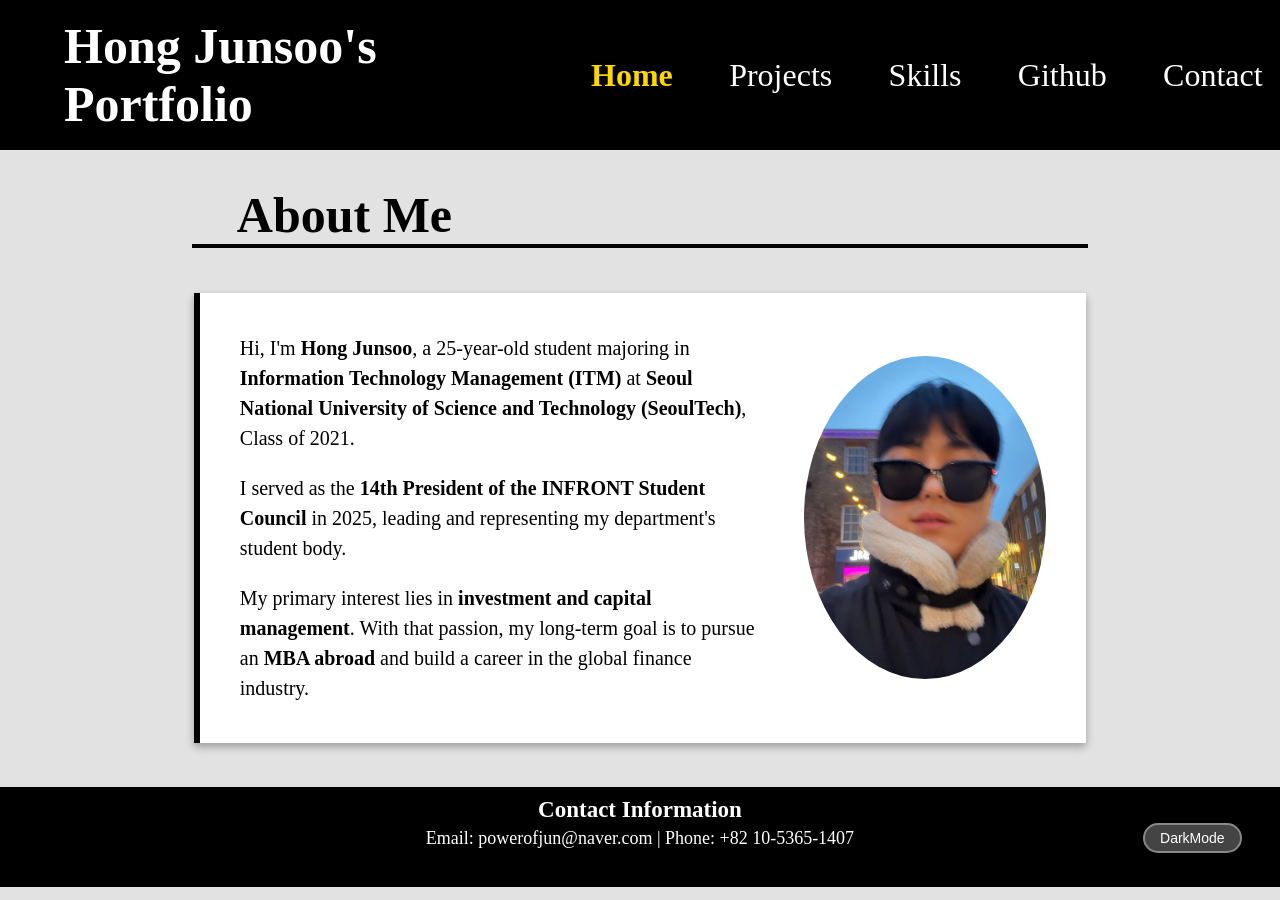
<file: HTML/index.html>
<!DOCTYPE html>
<html lang="en">

<head>
    <meta charset="UTF-8">
    <meta name="viewport" content="width=device-width, initial-scale=1.0">
    <title>Hong Junsoo's portfolio</title>
    <link rel="stylesheet" href="../CSS/style.css">
    <script src="../JavaScript/script.js"></script>
</head>

<body>
    <header class="Title">
        <h1>
            Hong Junsoo's Portfolio
        </h1>

        <nav>
            <ul>
                <li><a href="index.html" class="active">Home</a></li>
                <li><a href="projects.html">Projects</a></li>
                <li><a href="skills.html">Skills</a></li>
                <li><a href="MyGithub.html">Github</a></li>
                <li><a href="contact.html">Contact</a></li>

            </ul>
        </nav>

    </header>

    <main>
        <section class="introduction">
            <div class="header-top">
                <h2>About Me</h2>

            </div>

            <div class="content">
                <div class="introduction-text">
                    <p>
                        Hi, I'm <strong>Hong Junsoo</strong>, a 25-year-old student majoring in
                        <strong>Information Technology Management (ITM)</strong> at
                        <strong>Seoul National University of Science and Technology (SeoulTech)</strong>,
                        Class of 2021.
                    </p>

                    <p>
                        I served as the <strong>14th President of the INFRONT Student Council</strong>
                        in 2025, leading and representing my department's student body.
                    </p>

                    <p>
                        My primary interest lies in <strong>investment and capital management</strong>.
                        With that passion, my long-term goal is to pursue an <strong>MBA abroad</strong>
                        and build a career in the global finance industry.
                    </p>

                </div>

                <img src="../images/myphoto1.jpeg" alt="my photo">

            </div>
        </section>
    </main>

    <footer>

        <h3 class="footerHead">Contact Information</h3>

        <div class="bottom">
            <span></span>
            <p>
                Email: powerofjun@naver.com | Phone: +82 10-5365-1407
            </p>
            <button class="mode">
                DarkMode
            </button>
        </div>

    </footer>

</body>

</html>
</file>
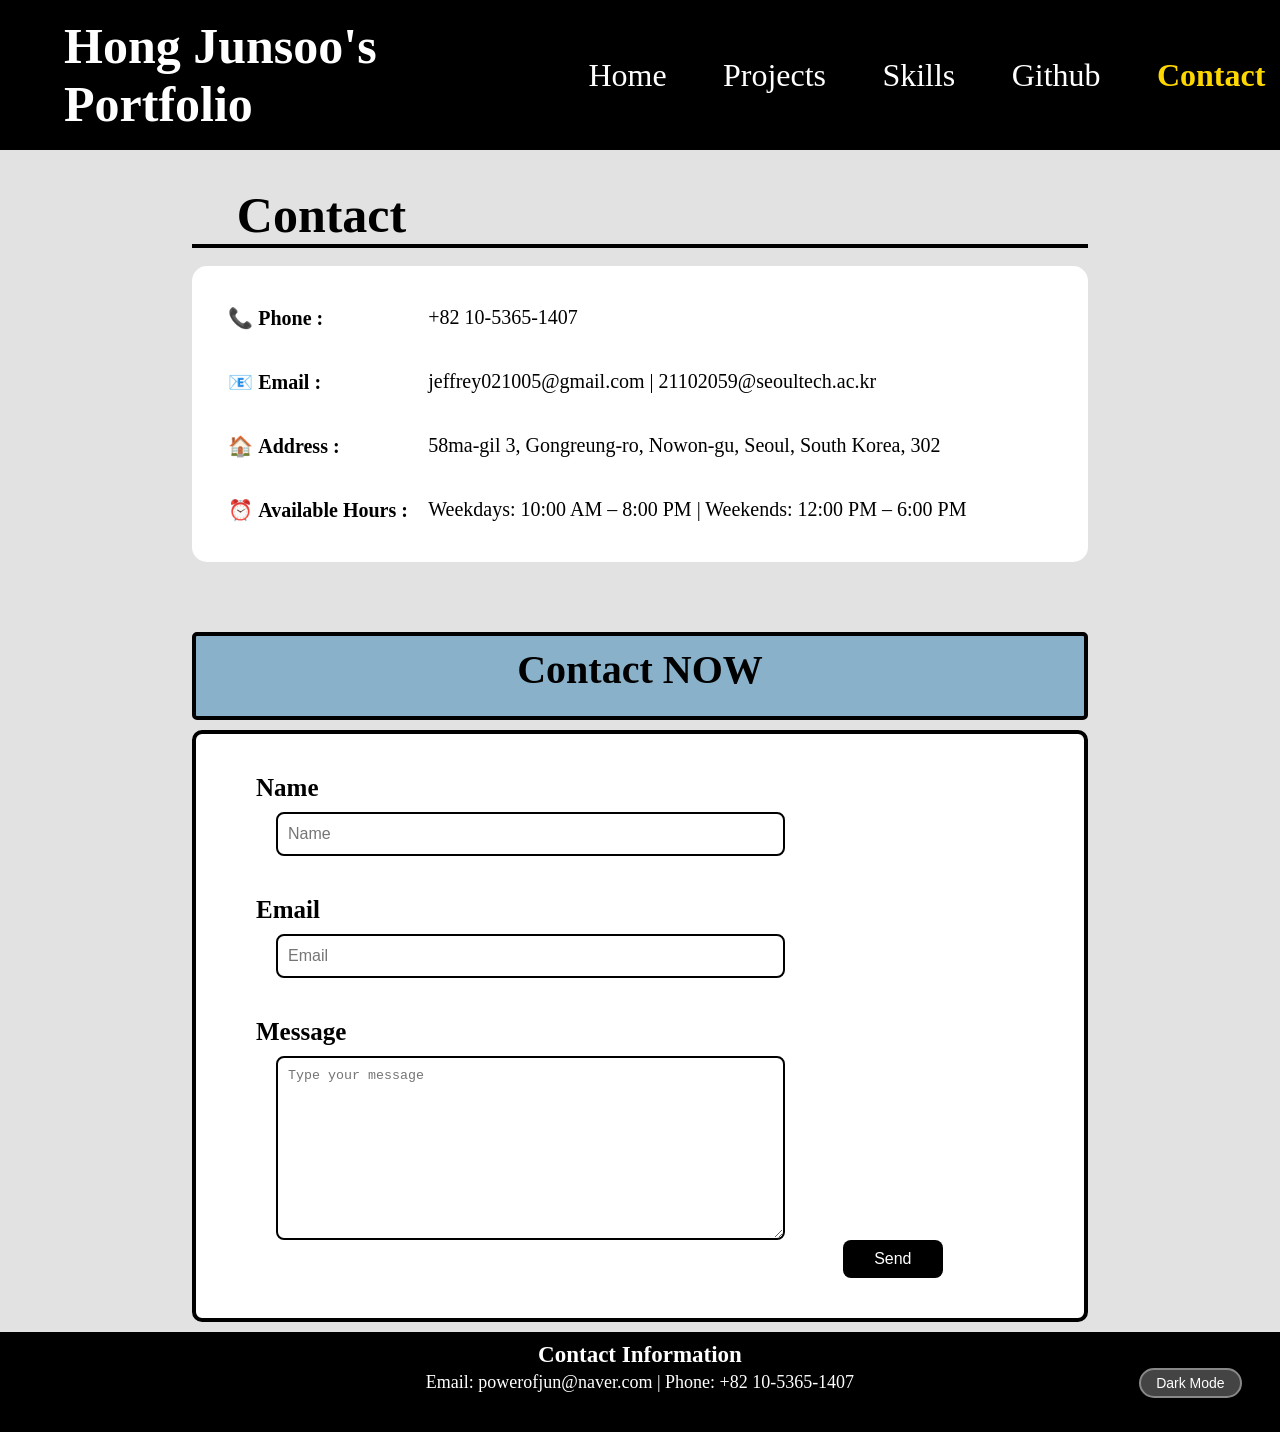
<file: HTML/contact.html>
<!DOCTYPE html>
<html lang="en">
<head>
    <meta charset="UTF-8">
    <meta name="viewport" content="width=device-width, initial-scale=1.0">
    <title>Hong Junsoo's portfolio</title>
    <link rel="stylesheet" href="../CSS/style.css">
    <script src="../JavaScript/script.js"></script>
</head>
<body>
    <header class="Title">
        <h1>Hong Junsoo's Portfolio</h1>

        <nav>
            <ul>
                <li><a href="index.html">Home</a></li>
                <li><a href="projects.html">Projects</a></li>
                <li><a href="skills.html">Skills</a></li>
                <li><a href="MyGithub.html">Github</a></li>
                <li><a href="contact.html" class="active">Contact</a></li>
            </ul>
        </nav>
    </header>

    <main>
        <section class="contact">
            <div class="header-top">
                <h2>Contact</h2>
            </div>

            <ul class="contact-info">
                <li class="personal-info">
                    <p class="list-head">📞 <strong> Phone : </strong></p>
                    <p class="info">
                        +82 10-5365-1407
                    </p>
                </li>

                <li class="personal-info">
                    <p class="list-head">📧 <strong> Email : </strong></p>
                    <p class="info">
                        jeffrey021005@gmail.com | 21102059@seoultech.ac.kr
                    </p>
                </li>

                <li class="personal-info">
                    <p class="list-head">🏠 <strong> Address : </strong></p>
                    <p class="info">
                        58ma-gil 3, Gongreung-ro, Nowon-gu, Seoul, South Korea, 302
                    </p>
                </li>

                <li class="personal-info">
                    <p class="list-head">⏰ <strong> Available Hours : </strong></p>
                    <p class="info">
                        Weekdays: 10:00 AM – 8:00 PM | Weekends: 12:00 PM – 6:00 PM
                    </p>
                </li>
            </ul>


            <h3 class="contact-now">Contact NOW</h3>

            <div class="contact-content">

                <div class="type">
                    <div class="sections">
                        Name
                    </div>
                    <input type="text" placeholder="Name">
                </div>

                <div class="type">
                    <div class="sections">
                        Email
                    </div>
                    <input type="text" placeholder="Email">
                </div>

                <div class="type2">
                    <div class="sections">
                        Message
                    </div>
                    <textarea placeholder="Type your message" class="message"></textarea>
                    <button class="send">Send</button>

                </div>

            </div>

        </section>
    </main>

    <footer>
        <h3 class="footerHead">Contact Information</h3>
        <div class="bottom">
            <span></span>
            <p>Email: powerofjun@naver.com | Phone: +82 10-5365-1407</p>
            <button class="mode">Dark Mode</button>
        </div>
    </footer>


</body>
</html>
</file>
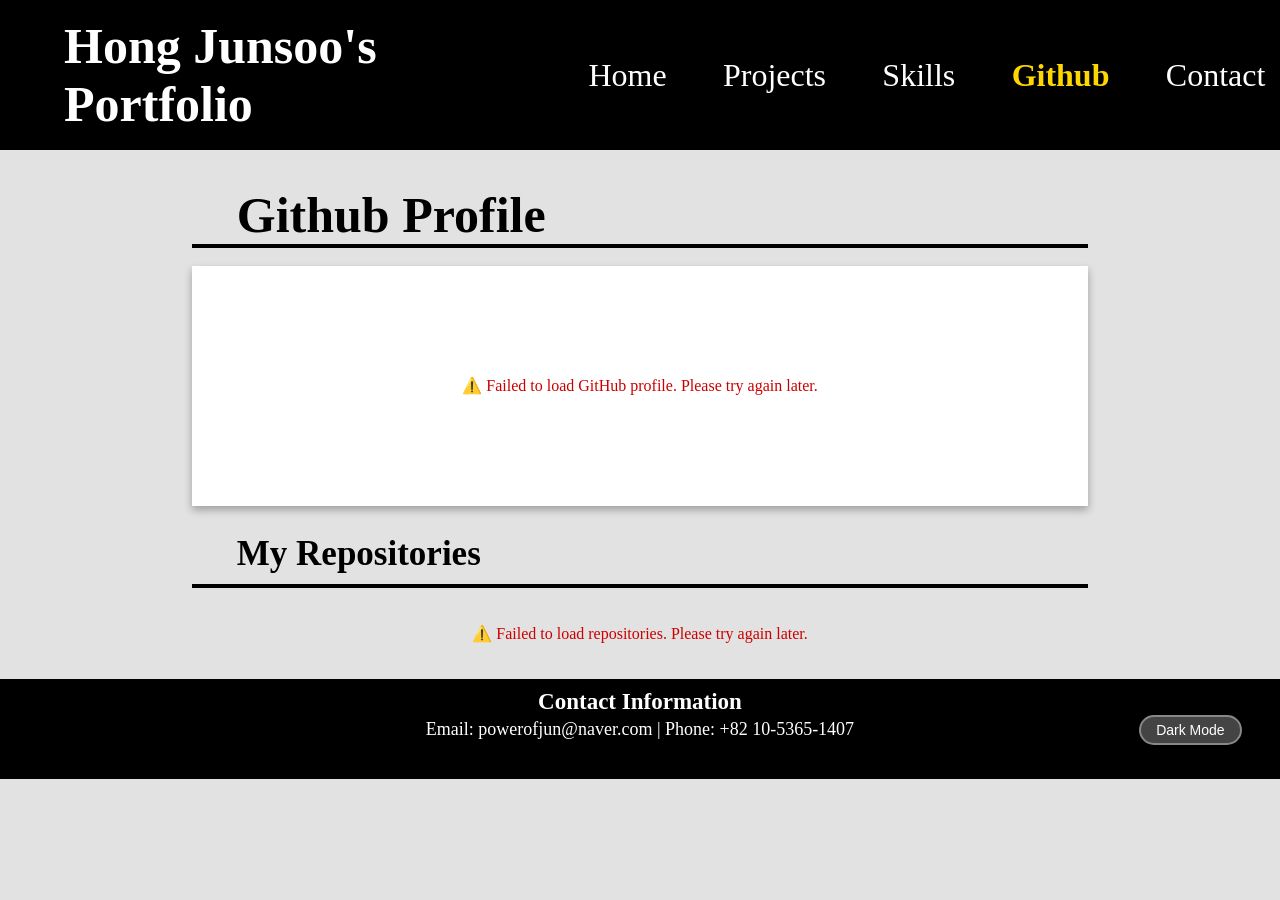
<file: HTML/MyGithub.html>
<!DOCTYPE html>
<html lang="en">
<head>
    <meta charset="UTF-8">
    <meta name="viewport" content="width=device-width, initial-scale=1.0">
    <title>Hong Junsoo's portfolio</title>
    <link rel="stylesheet" href="../CSS/style.css">
    <script src="../JavaScript/script.js"></script>
</head>
<body>
    <header class="Title">
        <h1>Hong Junsoo's Portfolio</h1>

        <nav>
            <ul>
                <li><a href="index.html">Home</a></li>
                <li><a href="projects.html">Projects</a></li>
                <li><a href="skills.html">Skills</a></li>
                <li><a href="MyGithub.html" class="active">Github</a></li>
                <li><a href="contact.html">Contact</a></li>
            </ul>
        </nav>
    </header>

    <main>
        <section class="github">
            <div class="header-top">
                <h2>Github Profile</h2>
            </div>

            <div class="profile-content">
            </div>

            <div class="middle-top">
                <h3 class="Repo">
                    My Repositories
                </h3>
            </div>

            <div class="Repositories">
            </div>

        </section>
    </main>

    <footer>
        <h3 class="footerHead">Contact Information</h3>
        <div class="bottom">
            <span></span>
            <p>Email: powerofjun@naver.com | Phone: +82 10-5365-1407</p>
            <button class="mode">Dark Mode</button>
        </div>
    </footer>


</body>
</html>
</file>
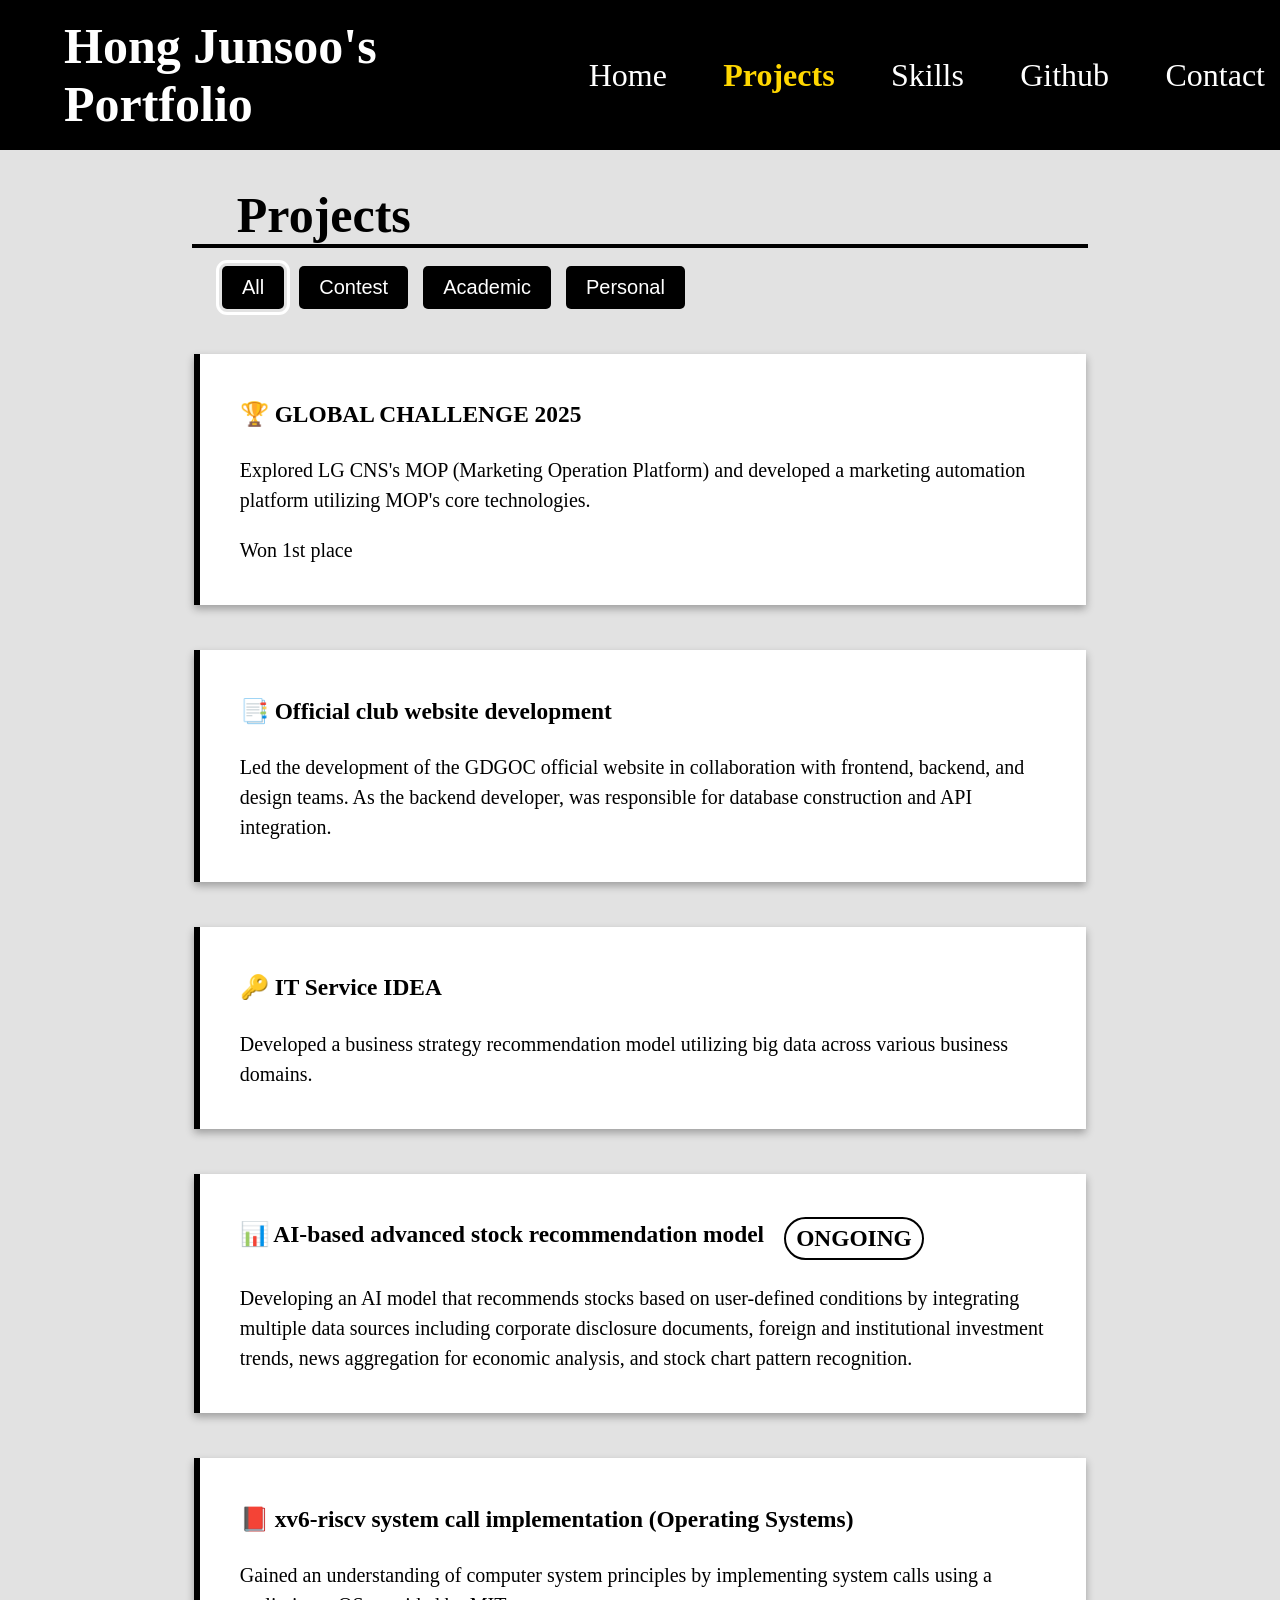
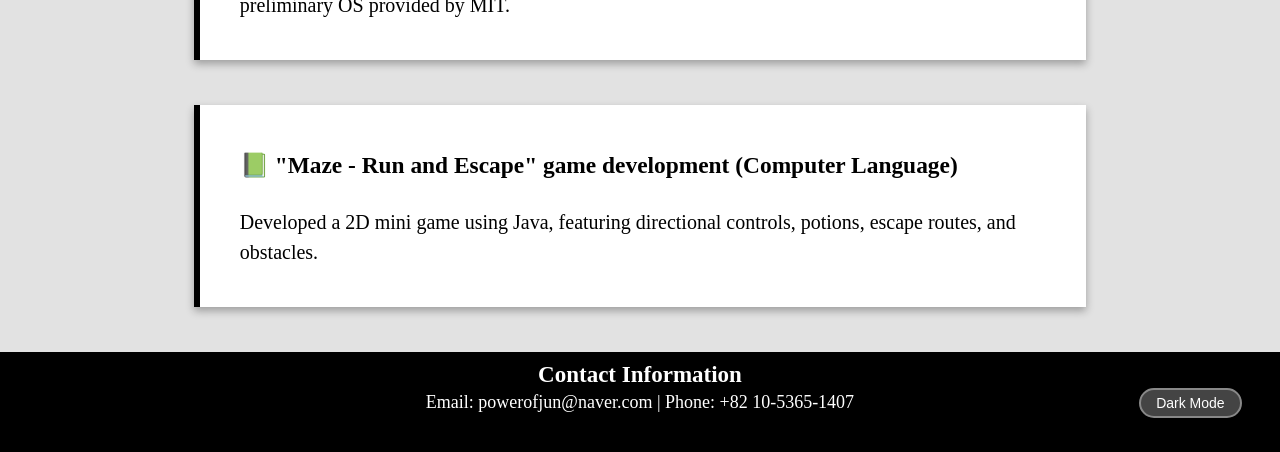
<file: HTML/projects.html>
<!DOCTYPE html>
<html lang="en">

<head>
    <meta charset="UTF-8">
    <meta name="viewport" content="width=device-width, initial-scale=1.0">
    <title>Hong Junsoo's portfolio</title>
    <link rel="stylesheet" href="../CSS/style.css">
    <script src="../JavaScript/script.js"></script>
</head>

<body>
    <header class="Title">
        <h1>
            Hong Junsoo's Portfolio
        </h1>

        <nav>
            <ul>
                <li><a href="index.html">Home</a></li>
                <li><a href="projects.html" class="active">Projects</a></li>
                <li><a href="skills.html">Skills</a></li>
                <li><a href="MyGithub.html">Github</a></li>
                <li><a href="contact.html">Contact</a></li>

            </ul>
        </nav>

    </header>

    <main>
        <section class="projects">

            <div class="header-top">
                <h2>Projects</h2>
            </div>

            <div class="projects-buttons">
                <button data-filter="all" class="active-btn">All</button>
                <button data-filter="contest">Contest</button>
                <button data-filter="academic">Academic</button>
                <button data-filter="personal">Personal</button>
            </div>

            <div class="content" data-category="contest">
                <div class="project-text">
                    <h3>
                        🏆 GLOBAL CHALLENGE 2025
                    </h3>
                    <p>
                        Explored LG CNS's MOP (Marketing Operation Platform) and developed a marketing automation platform utilizing MOP's core technologies.
                    </p>
                    <p>
                        Won 1st place
                    </p>
                </div>
            </div>

            <div class="content" data-category="personal">
                <div class="project-text">
                    <h3>
                        📑 Official club website development
                    </h3>
                    <p>
                        Led the development of the GDGOC official website in collaboration with frontend, backend, and design teams. As the backend developer, was responsible for database construction and API integration.
                    </p>

                </div>
            </div>

            <div class="content" data-category="contest">
                <div class="project-text">
                    <h3>
                        🔑 IT Service IDEA
                    </h3>
                    <p>
                        Developed a business strategy recommendation model utilizing big data across various business domains.
                    </p>
                </div>
            </div>

            <div class="content" data-category="personal">
                <div class="project-text">
                    <h3 class="description">
                        📊 AI-based advanced stock recommendation model
                        <p class="sub">ONGOING</p>
                    </h3>
                    <p>
                        Developing an AI model that recommends stocks based on user-defined conditions by integrating multiple data sources including corporate disclosure documents, foreign and institutional investment trends, news aggregation for economic analysis, and stock chart pattern recognition.
                    </p>
                </div>
            </div>

            <div class="content" data-category="academic">
                <div class="project-text">
                    <h3>
                        📕 xv6-riscv system call implementation (Operating Systems)
                    </h3>
                    <p>
                        Gained an understanding of computer system principles by implementing system calls using a preliminary OS provided by MIT.
                    </p>
                </div>
            </div>

            <div class="content" data-category="academic">
                <div class="project-text">
                    <h3>
                        📗 "Maze - Run and Escape" game development (Computer Language)
                    </h3>
                    <p>
                        Developed a 2D mini game using Java, featuring directional controls, potions, escape routes, and obstacles.
                    </p>
                </div>
            </div>

            </section>
    </main>

    <footer>
        <h3 class="footerHead">Contact Information</h3>
        <div class="bottom">
            <span></span>
            <p>Email: powerofjun@naver.com | Phone: +82 10-5365-1407</p>
            <button class="mode">Dark Mode</button>
        </div>
    </footer>

</body>

</html>
</file>
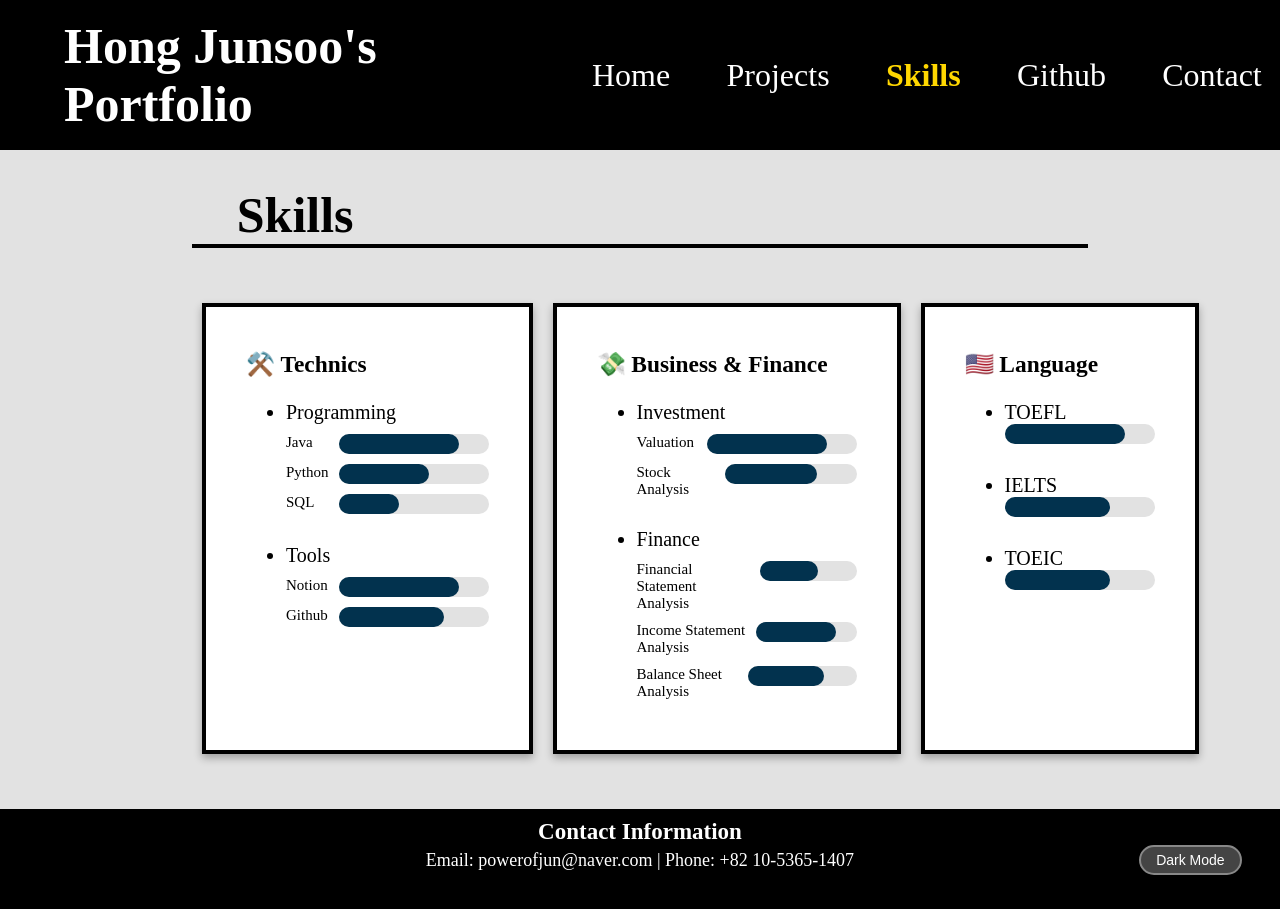
<file: HTML/skills.html>
<!DOCTYPE html>
<html lang="en">

<head>
    <meta charset="UTF-8">
    <meta name="viewport" content="width=device-width, initial-scale=1.0">
    <title>Hong Junsoo's portfolio</title>
    <link rel="stylesheet" href="../CSS/style.css">
    <script src="../JavaScript/script.js"></script>
</head>

<body>
    <header class="Title">
        <h1>
            Hong Junsoo's Portfolio
        </h1>

        <nav>
            <ul>
                <li><a href="index.html">Home</a></li>
                <li><a href="projects.html">Projects</a></li>
                <li><a href="skills.html" class="active">Skills</a></li>
                <li><a href="MyGithub.html">Github</a></li>
                <li><a href="contact.html">Contact</a></li>

            </ul>
        </nav>

    </header>

    <main>
        <section class="skills">
            <div class="header-top">
                <h2>Skills</h2>
            </div>

            <div class="skill-lists">
                <div class="content-skills">
                    <h3>
                        ⚒️ Technics
                    </h3>


                    <div>
                        <ul>
                            <li class="lists">Programming
                                <div class="statistics">
                                    Java
                                    <div class="bar">
                                        <div class="bar-color1"> </div>
                                    </div>
                                </div>
                                <div class="statistics">
                                    Python
                                    <div class="bar">
                                        <div class="bar-color2"> </div>
                                    </div>
                                </div>
                                <div class="statistics">
                                    SQL
                                    <div class="bar">
                                        <div class="bar-color3"> </div>
                                    </div>
                                </div>
                            </li>

                            <li class="lists">Tools
                                <div class="statistics">
                                    Notion
                                    <div class="bar">
                                        <div class="bar-color4"> </div>
                                    </div>
                                </div>
                                <div class="statistics">
                                    Github
                                    <div class="bar">
                                        <div class="bar-color5"> </div>
                                    </div>
                                </div>
                            </li>
                        </ul>


                    </div>


                </div>


                <div class="content-skills">
                    <h3>
                        💸 Business & Finance
                    </h3>

                    <div>
                        <ul>
                            <li class="lists">Investment
                                <div class="statistics">
                                    Valuation
                                    <div class="bar">
                                        <div class="bar-color1"> </div>
                                    </div>
                                </div>

                                <div class="statistics">
                                    Stock Analysis
                                    <div class="bar">
                                        <div class="bar-color5"> </div>
                                    </div>
                                </div>
                            </li>

                            <li class="lists">Finance
                                <div class="statistics">
                                    Financial Statement Analysis
                                    <div class="bar">
                                        <div class="bar-color2"> </div>
                                    </div>
                                </div>

                                <div class="statistics">
                                    Income Statement Analysis
                                    <div class="bar">
                                        <div class="bar-color4"> </div>
                                    </div>
                                </div>

                                <div class="statistics">
                                    Balance Sheet Analysis
                                    <div class="bar">
                                        <div class="bar-color5"> </div>
                                    </div>
                                </div>
                            </li>
                        </ul>
                    </div>
                </div>

                <div class="content-skills">
                    <h3>
                        🇺🇸 Language
                    </h3>

                    <div>
                        <ul>
                            <li class="lists">TOEFL
                                <div class="bar">
                                    <div class="bar-color1"> </div>
                                </div>
                            </li>

                            <li class="lists">IELTS
                                <div class="bar">
                                    <div class="bar-color5"> </div>
                                </div>
                            </li>

                            <li class="lists">TOEIC
                                <div class="bar">
                                    <div class="bar-color5"> </div>
                                </div>
                            </li>


                        </ul>
                    </div>
                </div>


            </div>


        </section>
    </main>


    <footer>
        <h3 class="footerHead">Contact Information</h3>
        <div class="bottom">
            <span></span>
            <p>Email: powerofjun@naver.com | Phone: +82 10-5365-1407</p>
            <button class="mode">Dark Mode</button>
        </div>
    </footer>



</body>

</html>
</file>
<file: CSS/style.css>
body{
    background-color: #E2E2E2;
    margin: 0 auto;
}


.Title {
    display: flex;
    align-items: center;
    gap: 3%;

    background-color: black;
    height: 150px;
}

h1{
    text-align : left;
    font-size : 50px;
    margin-left: 5%;
    color: white;
}

nav {
    width: 60%;
    border-radius: 10px;
    padding: 1px;
}

nav ul {
    display : flex;
    justify-content: center;
    list-style-type: none;
    padding: 20px 0;
    margin: 0;
    gap: 8%;

    font-size: 32px;
    color: white;
}

nav a {
    color: white;
    text-decoration: none;
}

main {
    max-width : 70%;
    margin: 0 auto;
}

.header-top {
    display: flex;
    align-items: flex-start;
    border-bottom: 4px solid black;
    margin: 4% 0 0 0;
}

h2 {
    font-size: 50px;
    margin: 0 5%;
    padding: 0 0;
}


.content {
    display: flex;
    max-width: 90%;
    margin: 5% auto;
    align-items: center;

    background: white;
    padding: 20px 40px;

    box-shadow: 0 4px 8px rgba(0, 0, 0, 0.3);

    border-left: 6px solid black;

}


/* -----index------ */

.content img {
    width: 30%;
    height: 40%;
    border-radius: 50%;
    margin-left: 5%;
    object-fit: cover;
}

.introduction-text {
    font-size: 20px;
    line-height: 1.5;
    font-weight: 400;
}

/* -----index------ */



/* -----projects------ */

.projects-buttons{
    display: flex;
    gap: 15px;
    margin: 2% 30px;
    align-items: flex-start;
}

.projects-buttons button {
    
    padding: 10px 20px;
    font-size: 20px;
    border: none;
    border-radius: 5px;
    border-color: white;
    background-color: black;
    color: white;

}

.projects-buttons button {
    transition: transform 0.2s ease;
}

.projects-buttons button:hover {
    transform: scale(1.12);
}

.projects-buttons button.active-btn {
    outline: 3px solid white;
    outline-offset: 3px;
}

.project-text{
    font-size: 20px;
    line-height: 1.5;
    font-weight: 400;
}

h3.description {
    display: flex;
    justify-content: left;

    gap: 20px;
}

.sub {
    border: 2px solid black;
    background: white;
    color: black;
    padding: 2px 10px;
    margin: 0 0;

    border-radius: 50px;
}

/* -----projects------ */


/* -----skills------ */

.skill-lists {
    
    font-size: 20px;
    width: 100%;
    display: flex;
    gap: 20px;
    margin: 10px 10px;
}



.content-skills {
    width: auto;
    min-height: 350px;
    margin: 5% auto;
    align-items: center;

    background: white;
    padding: 20px 40px;

    box-shadow: 0 4px 8px rgba(0, 0, 0, 0.3);

    border: 4px solid black;
}



.top-image{
    width: 10px;
    height: 5px;
    border-radius: 50%;
    margin-left: 5%;
    object-fit: cover;
}

li.lists{
    margin-bottom: 30px;
}

.statistics{
    
    display: flex;
    font-size: 15px;
    gap: 10px;

    margin: 10px 0;
}

.bar{

    margin-left: auto;
    width: 150px;
    height: 20px;
    background-color: #E2E2E2;
    border-radius: 10px;
    
}

.bar-color1{
    margin-right: auto;
    width: 80%;
    height: 100%;
    background-color: rgb(2, 50, 78);
    border-radius: 10px;
}

.bar-color2{
    margin-right: auto;
    width: 60%;
    height: 100%;
    background-color: rgb(2, 50, 78);
    border-radius: 10px;
}

.bar-color3{
    margin-right: auto;
    width: 40%;
    height: 100%;
    background-color: rgb(2, 50, 78);
    border-radius: 10px;
}

.bar-color4{
    margin-right: auto;
    width: 80%;
    height: 100%;
    background-color: rgb(2, 50, 78);
    border-radius: 10px;
}

.bar-color5{
    margin-right: auto;
    width: 70%;
    height: 100%;
    background-color: rgb(2, 50, 78);
    border-radius: 10px;
}

/* -----skills------ */


/* -----Github------ */

.profile-content {

    display: flex;
    align-items: center;
    gap: 30px;


    height: 200px;
    background-color: white;
    padding: 20px 40px;
    box-shadow: 0 4px 8px rgba(0, 0, 0, 0.3);
    margin: 2% auto;

    
}

.profile-image {

    display: flex;
    width: 150px;
    height: 150px;
    border-radius: 50%;
    margin: auto 0 auto 10px;

}

.profile-image:hover {
    transform: scale(1.1);
    transition: transform 0.3s ease;
}

.ID a {
    color: black;
    font-size: 30px;
    text-decoration: none;
}

.ID:hover {
    transform: scale(1.03);
    transition: transform 0.3s ease;
    transform-origin: center;
}


.middle-top{
    display: flex;
    align-items: left-start;
    width: 100%;
    border-bottom: 4px solid black;
}

.Repositories {

    display: flex;
    align-items: stretch;
    justify-content: center;
    column-gap: 30px;
    row-gap: 10px;
    flex-wrap: wrap;


}

.Repo {
    
    font-size: 35px;
    margin: 10px 5%;
}

.Repo-intro{
    flex: 1;
    display: flex;
    flex-direction: column;
    align-items: flex-start;
    min-height: 120px;
    height: auto;
    font-size: 20px;
    line-height: 1.5;
    font-weight: 400;

    background-color: white;
    border: 5px solid black;
    border-radius: 10px;
    margin: 2% 0;
    padding: 2% 2%;
}

h4 {
    font-size: 30px;
    margin: 10px 0 0px 0;
}

.link-project{
    color : rgb(90, 128, 7);
    font-size: 15px;
    text-decoration: none;

    font-weight: 600;

    margin: 0 0;
}

.link-project p:hover {
    transform: scale(1.06);
    transition: transform 0.3s ease;
}

/* -----Github------ */


/* -----contact----- */

.contact-info {
    
    display: flex;
    flex-direction: column;

    background-color: white;
    border-radius: 15px;
    padding: 20px 10px;
    margin: 2% 0;
    gap: 0;

}

.personal-info {
    display: flex;
    align-items: center;
    margin-left: 3%;
    font-size: 20px;

    list-style: none;
}

.list-head {
    width: 200px;
}

.contact-now {
    display: flex;
    justify-content: center;
    font-size: 40px;
    
    padding: 10px 0 ;
    margin: 70px 0 10px 0;
    background-color: rgb(137, 177, 201);
    height: 60px;

    border: 4px solid black;
    border-radius: 5px;
}


.contact-content {

    display: flex;
    flex-direction: column;
    background-color: white;
    border: 4px solid black;
    border-radius: 10px;
    margin: 10px auto;
    padding: 20px 20px;
}

.type {
    margin: 20px 0 20px 40px;
}

.sections {
    font-size: 25px;
    font-weight: bold;
}

input {
    margin: 10px 0 0 20px;
    width: 60%;
    height: 20px;
    padding: 10px;
    font-size: 16px;
    border: 2px solid black;
    border-radius: 8px;
}

textarea {
    margin: 10px 0 0 20px;
    width: 60%;
    
    padding: 10px;
    height: 160px;
    border: 2px solid black;
    border-radius: 8px;
}

.type2 {
    display: flex;
    flex-direction: column;
    margin: 20px 0 20px 40px;
}

.send {
    width: 100px;
    margin-left: auto;
    margin-right: 15%;
    
    padding: 10px 20px;
    background-color: black;
    color: white;
    border: none;
    border-radius: 8px;
    font-size: 16px;
    cursor: pointer;
}


/* -----contact---- */

footer {
    
    height: 100px;
    background-color: black;
    margin: 0 auto;
}

.footerHead {
    color: white;
    font-size: 23px;
    text-align: center;
    margin: 0;
    padding:  10px 0 0 0;
}

.bottom {
    display: flex;
    align-items: center;
    font-size: 18px;
    color: white;
    position: relative;
}

.bottom p {
    position: absolute;
    left: 50%;
    transform: translateX(-50%);
    white-space: nowrap;
    margin: 0;
}

.mode {
    margin-left: auto;
    margin-right: 3%;
    color: white;
    cursor: pointer;
    background-color: #444;
    border: 2px solid #888;
    border-radius: 20px;
    padding: 5px 15px;
    font-size: 14px;
}

.mode:hover {
    background-color: #666;
}

nav a.active {
    color: #FFD700;
    font-weight: bold;
}


/* --- dark mode ----*/
body.dark-mode {
    background-color: #1a1a1a;
    color: #ffffff;
}

body.dark-mode .Title {
    background-color: #f0f0f0;
}

body.dark-mode h1,
body.dark-mode nav a {
    color: #111111;
}

body.dark-mode nav a.active {
    color: #333333;
    border-bottom-color: #333333;
}

body.dark-mode h2,
body.dark-mode h3,
body.dark-mode h4,
body.dark-mode p,
body.dark-mode li {
    color: #ffffff;
}

body.dark-mode .header-top {
    border-bottom-color: #ffffff;
}

body.dark-mode .middle-top {
    border-bottom-color: #ffffff;
}

body.dark-mode .content {
    background-color: #2a2a2a;
    color: #ffffff;
    border-left-color: #ffffff;
}

body.dark-mode .content-skills {
    background-color: #2a2a2a;
    color: #ffffff;
    border-color: #ffffff;
}

body.dark-mode .profile-content {
    background-color: #2a2a2a;
    color: #ffffff;
}

body.dark-mode .Repo-intro {
    background-color: #2a2a2a;
    color: #ffffff;
    border-color: #ffffff;
}

body.dark-mode .contact-info {
    background-color: #2a2a2a;
    color: #ffffff;
}

body.dark-mode .contact-content {
    background-color: #2a2a2a;
    color: #ffffff;
    border-color: #ffffff;
}

body.dark-mode input,
body.dark-mode textarea {
    background-color: #2a2a2a;
    color: #ffffff;
    border-color: #ffffff;
}

body.dark-mode .contact-now {
    background-color: #2a2a2a;
    border-color: #ffffff;
    color: #ffffff;
}

body.dark-mode .sub {
    background-color: transparent;
    color: #ffffff;
    border-color: #ffffff;
}

body.dark-mode .ID a {
    color: #ffffff;
}


.profile-info {
    display: flex;
    flex-direction: column;
    justify-content: center;
}

.github-username {
    color: #666;
    font-size: 16px;
    margin: 2px 0;
}

.github-bio {
    font-size: 16px;
    margin: 6px 0;
}

.profile-stats {
    display: flex;
    gap: 20px;
    margin-top: 10px;
    font-size: 16px;
    flex-wrap: wrap;
}

.repo-link {
    color: black;
    text-decoration: none;
}

.repo-link:hover {
    text-decoration: underline;
    color: #333;
}

.repo-desc {
    font-size: 14px;
    color: #555;
    margin: 6px 0;
    flex: 1;
}

.repo-meta {
    display: flex;
    gap: 15px;
    font-size: 14px;
    margin-top: 10px;
    flex-wrap: wrap;
}

.loading {
    text-align: center;
    color: #888;
    font-style: italic;
    padding: 20px;
    width: 100%;
}

.error-msg {
    text-align: center;
    color: #cc0000;
    padding: 20px;
    width: 100%;
}

/* ---- media ----*/

@media(max-width: 768px){
    .Title {
        flex-direction: column;
        height: auto;
        padding: 15px 0;
        gap: 0;
    }

    h1 {
        font-size: 30px;
        text-align: center;
        margin: 10px auto;
    }

    nav {
        width: 100%;
    }

    nav ul {
        font-size: 20px;
        gap: 5%;
        padding: 10px 0;
    }

    main {
        max-width: 90%;
    }

    h2 {
        font-size: 35px;
    }

    .content {
        padding: 15px 20px;
    }

    .content img {
        width: 35%;
    }

    .skill-lists {
        flex-direction: column;
    }

    
    .content-skills {
        width: 100%;
        padding: 20px 20px;
    }

    .profile-content {
        height: auto;
        padding: 15px 20px;
    }

    
    .Repositories {
        flex-direction: column;
    }

    .Repo-intro {
        width: 100%;
        height: auto;
        padding: 4% 4%;
    }

    input {
        width: 75%;
    }

    textarea {
        width: 75%;
    }
}

@media(max-width:480px){
    .Title {
        flex-direction: column;
        height: auto;
        padding: 15px 0;
        gap: 0;
        align-items: center;
    }

    h1 {
        font-size: 22px;
        text-align: center;
        margin: 10px auto;
    }

    nav {
        width: 100%;
    }

    nav ul {
        flex-wrap: wrap;
        font-size: 14px;
        gap: 5%;
        padding: 8px 0;
        justify-content: center;
    }

    main {
        max-width: 95%;
    }

    h2 {
        font-size: 25px;
    }

    .content {
        flex-direction: column;
        align-items: center;
        padding: 15px;
    }

    .content img {
        width: 60%;
        margin: 0 auto 10px auto;
    }

    .introduction-text {
        font-size: 16px;
    }

    .project-text {
        font-size: 16px;
    }

    .projects-buttons {
        flex-wrap: wrap;
    }

    .projects-buttons button {
        font-size: 16px;
        padding: 8px 15px;
    }

    .skill-lists {
        flex-direction: column;
    }

    .content-skills {
        width: 100%;
        padding: 15px 15px;
        min-height: 0;
    }

    .statistics {
        font-size: 13px;
    }

    .bar {
        width: 100px;
    }

    .profile-content {
        flex-direction: column;
        height: auto;
        align-items: center;
        padding: 15px;
    }

    .profile-image {
        width: 100px;
        height: 100px;
        margin: 0 auto;
    }
    
    .Repositories {
        flex-direction: column;
    }

    .Repo-intro {
        width: 100%;
        height: auto;
        padding: 4% 4%;
    }

    h4 {
        font-size: 22px;
    }

    .personal-info {
        font-size: 15px;
        flex-direction: column;
        align-items: flex-start;
    }

    .list-head {
        width: auto;
    }

    .contact-now {
        font-size: 28px;
        margin: 30px 0 10px 0;
    }

    input {
        width: 85%;
    }

    textarea {
        width: 85%;
    }

    .send {
        margin-right: 5%;
    }

    footer {
        height: auto;
        padding: 15px 0;
    }
}
</file>
